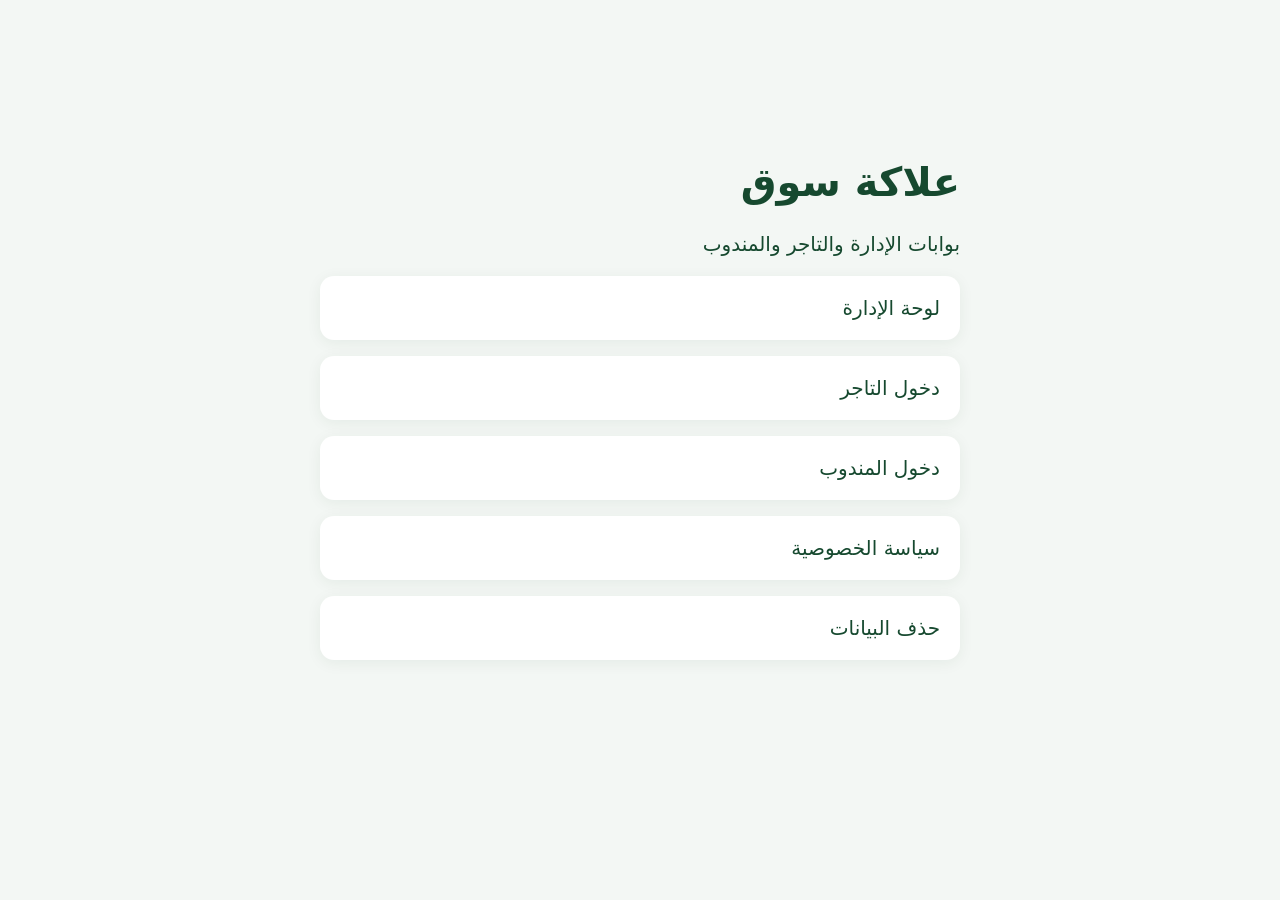
<file: index.html>
<!doctype html>
<html lang="ar" dir="rtl"><head><meta charset="utf-8"><meta name="viewport" content="width=device-width,initial-scale=1"><title>علاكة سوق</title><style>body{font:20px system-ui;background:#f3f7f4;color:#16492f;max-width:640px;margin:12vh auto;padding:24px}a{display:block;padding:20px;margin:16px 0;background:#fff;color:#16492f;border-radius:14px;text-decoration:none;box-shadow:0 3px 15px #153b2010}</style></head><body><h1>علاكة سوق</h1><p>بوابات الإدارة والتاجر والمندوب</p><a href="./admin/">لوحة الإدارة</a><a href="./merchant/">دخول التاجر</a><a href="./courier/">دخول المندوب</a><a href="./privacy/">سياسة الخصوصية</a><a href="./delete-data/">حذف البيانات</a></body></html>
</file>
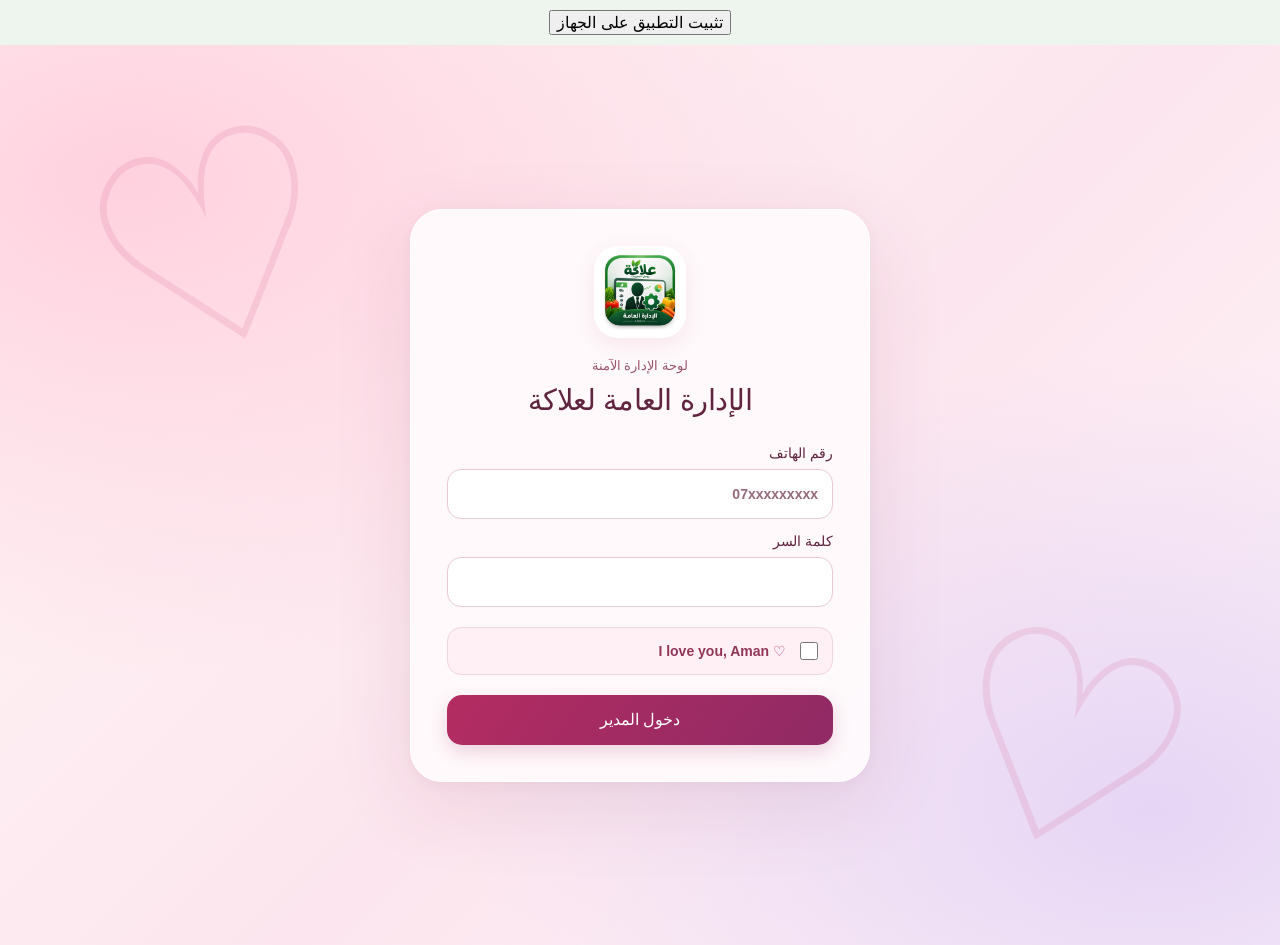
<file: admin/index.html>
<!doctype html>
<html lang="ar" dir="rtl">
  <head>
    <meta charset="UTF-8" />
    <meta name="viewport" content="width=device-width, initial-scale=1.0" />
    <meta name="theme-color" content="#123d2b" />
    <meta name="application-name" content="الإدارة العامة لعلاكة" />
    <meta name="apple-mobile-web-app-title" content="الإدارة العامة لعلاكة" />
    <link rel="manifest" href="./admin.webmanifest" />
    <link rel="icon" type="image/png" sizes="192x192" href="./icons/general-admin-192.png" />
    <link rel="apple-touch-icon" href="./icons/general-admin-192.png" />
    <title>الإدارة العامة لعلاكة</title>
    <script type="module" crossorigin src="./assets/index--pufOqFh.js"></script>
    <link rel="modulepreload" crossorigin href="./assets/delegated-B2cgvJZ4.js">
    <link rel="stylesheet" crossorigin href="./assets/delegated-Dag-2VHQ.css">
    <link rel="stylesheet" crossorigin href="./assets/index-9YGUuusq.css">
  </head>
  <body>
    <div id="root"></div>
  </body>
</html>
</file>
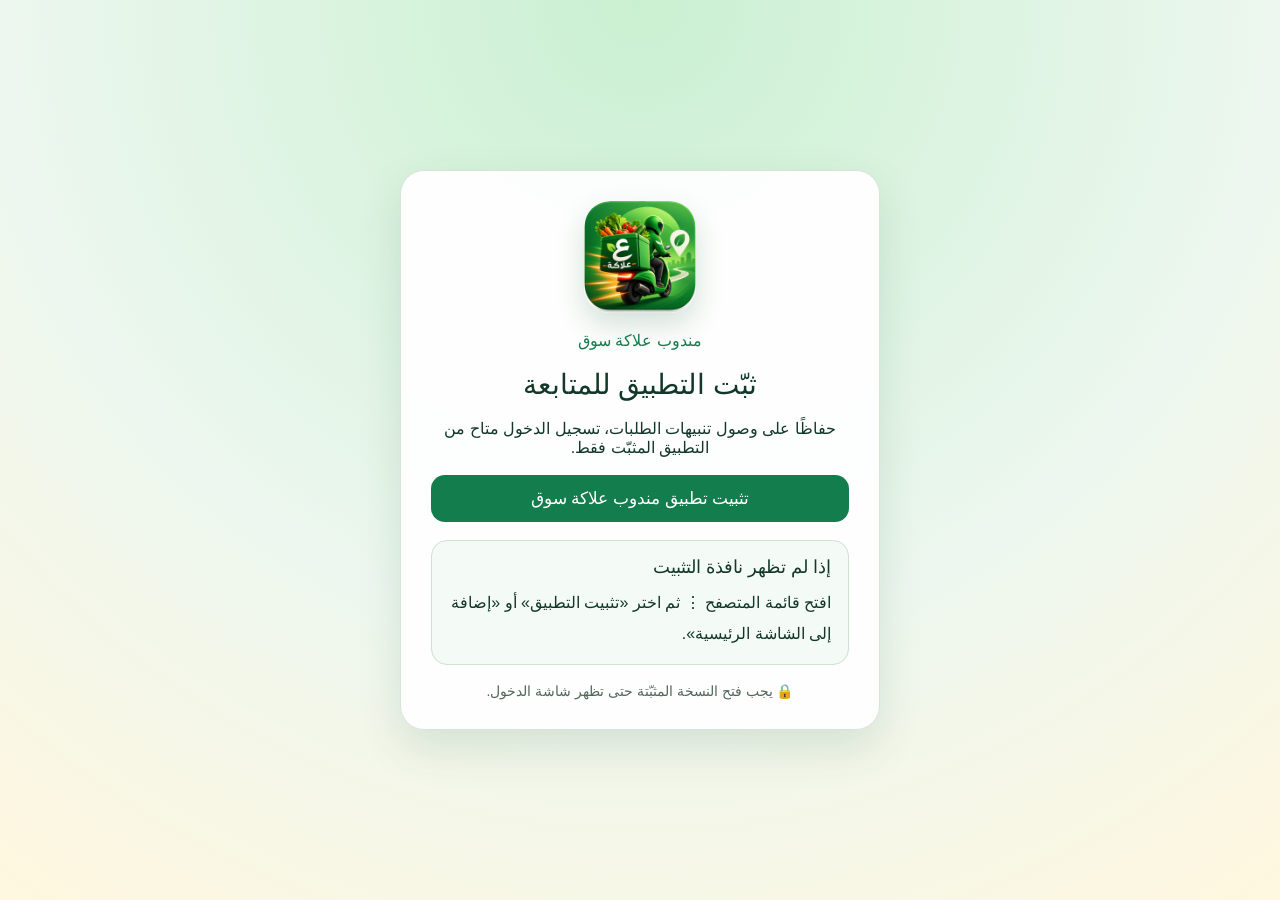
<file: courier/index.html>
<!doctype html>
<html lang="ar" dir="rtl">
  <head>
    <meta charset="UTF-8" />
    <meta name="viewport" content="width=device-width,initial-scale=1.0" />
    <meta name="theme-color" content="#0b5232" />
    <meta name="description" content="تطبيق مندوب علاكة سوق لاستلام طلبات التوصيل" />
    <meta name="application-name" content="مندوب علاكة سوق" />
    <meta name="apple-mobile-web-app-title" content="مندوب علاكة سوق" />
    <link rel="manifest" href="./manifest.webmanifest" />
    <link rel="icon" href="./icons/courier-192.png" />
    <link rel="apple-touch-icon" href="./icons/courier-192.png" />
    <title>مندوب علاكة سوق</title>
    <script type="module" crossorigin src="./assets/index-C7LqTn2t.js"></script>
    <link rel="stylesheet" crossorigin href="./assets/index-0Tpvh5wU.css">
  </head>
  <body>
    <div id="root"></div>
  </body>
</html>
</file>
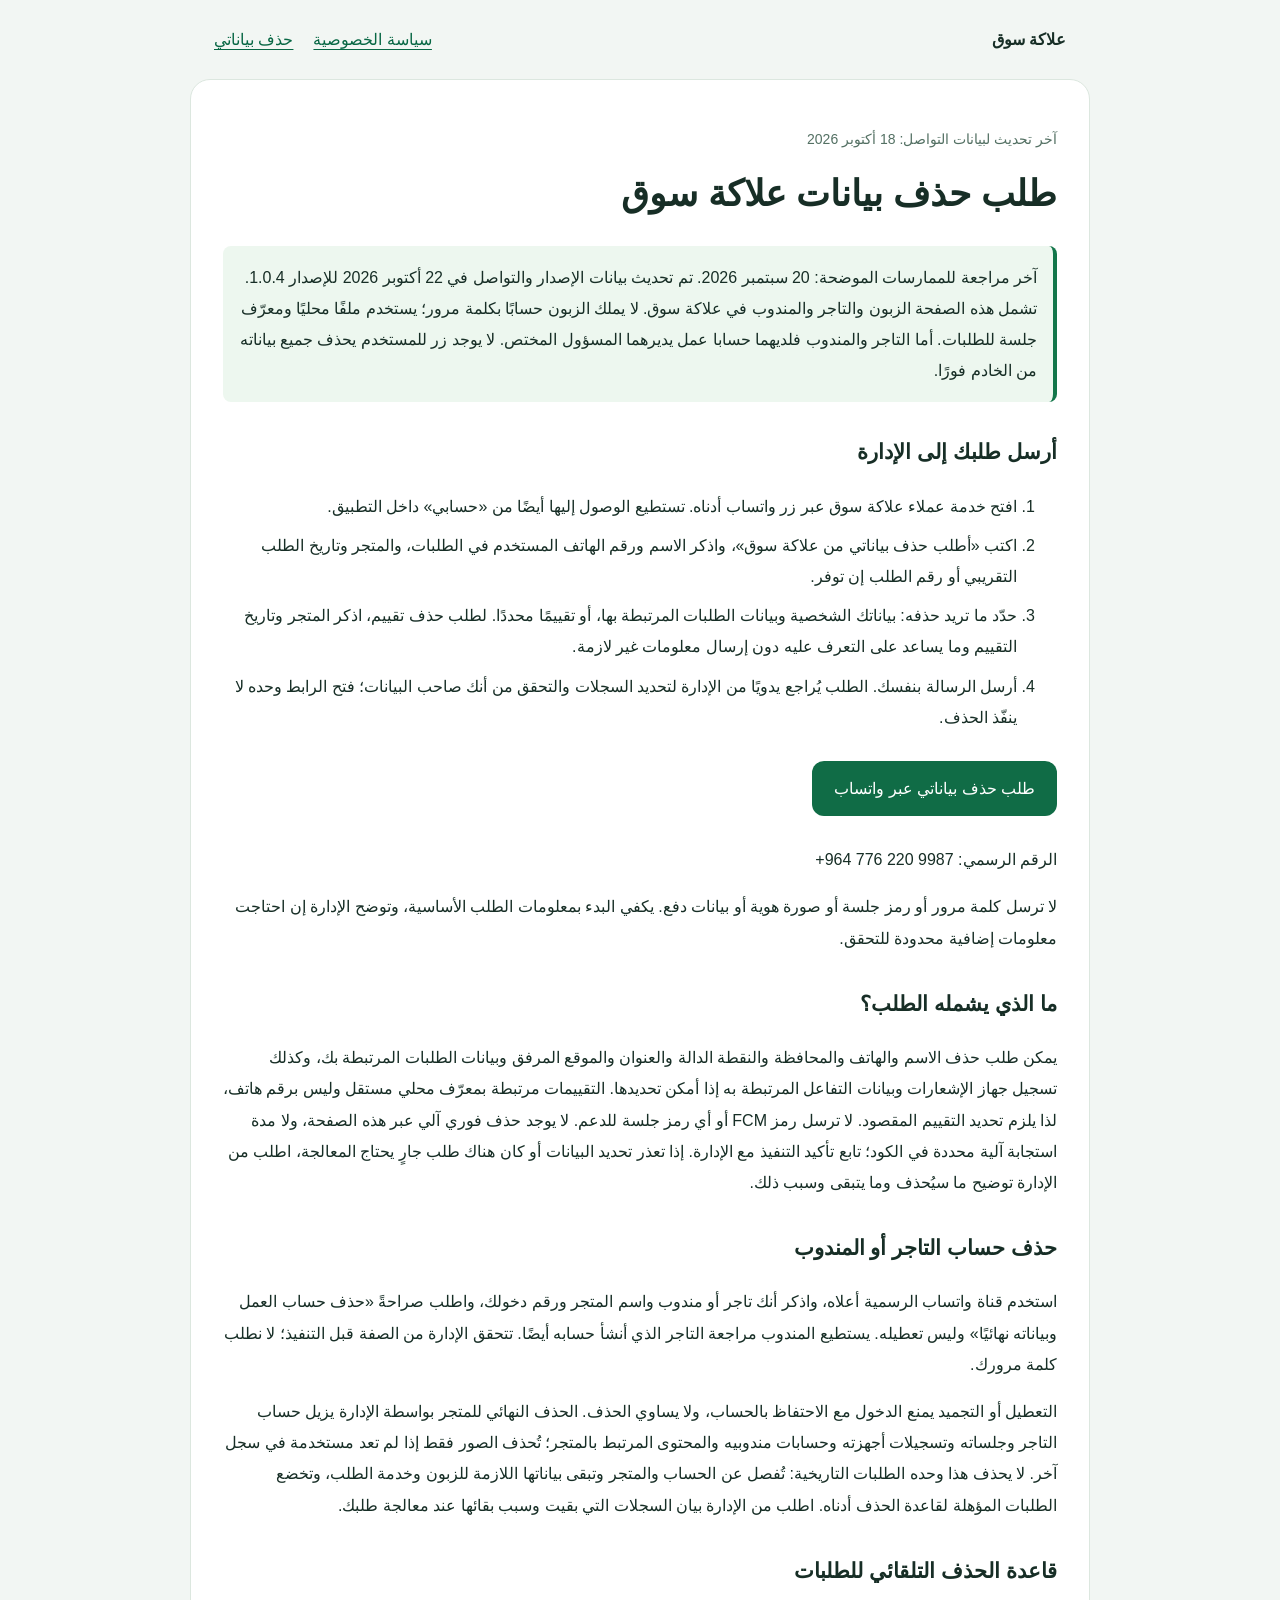
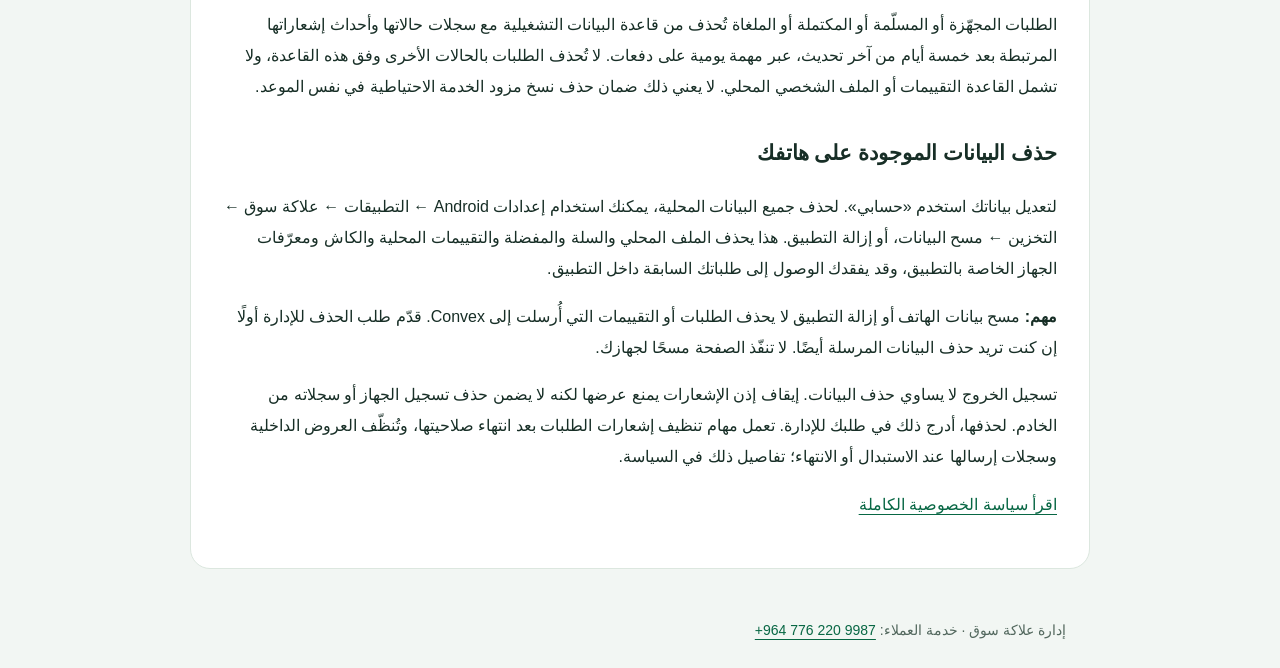
<file: delete-data/index.html>
<!doctype html>
<html lang="ar" dir="rtl"><head><meta charset="utf-8"><meta name="viewport" content="width=device-width,initial-scale=1"><meta name="description" content="طلب حذف بيانات علاكة سوق — معلومات بيانات تطبيق علاكة سوق وطرق التواصل مع الإدارة."><meta name="referrer" content="no-referrer"><title>طلب حذف بيانات علاكة سوق</title><link rel="stylesheet" href="../styles.css"></head><body><header><strong>علاكة سوق</strong><nav aria-label="روابط السياسات"><a href="../privacy/">سياسة الخصوصية</a><a href="../delete-data/">حذف بياناتي</a></nav></header><main><p class="tag">آخر تحديث لبيانات التواصل: 18 أكتوبر 2026</p><h1>طلب حذف بيانات علاكة سوق</h1>
<p class="notice">آخر مراجعة للممارسات الموضحة: 20 سبتمبر 2026. تم تحديث بيانات الإصدار والتواصل في 22 أكتوبر 2026 للإصدار 1.0.4. تشمل هذه الصفحة الزبون والتاجر والمندوب في علاكة سوق. لا يملك الزبون حسابًا بكلمة مرور؛ يستخدم ملفًا محليًا ومعرّف جلسة للطلبات. أما التاجر والمندوب فلديهما حسابا عمل يديرهما المسؤول المختص. لا يوجد زر للمستخدم يحذف جميع بياناته من الخادم فورًا.</p>
<h2>أرسل طلبك إلى الإدارة</h2><ol><li>افتح خدمة عملاء علاكة سوق عبر زر واتساب أدناه. تستطيع الوصول إليها أيضًا من «حسابي» داخل التطبيق.</li><li>اكتب «أطلب حذف بياناتي من علاكة سوق»، واذكر الاسم ورقم الهاتف المستخدم في الطلبات، والمتجر وتاريخ الطلب التقريبي أو رقم الطلب إن توفر.</li><li>حدّد ما تريد حذفه: بياناتك الشخصية وبيانات الطلبات المرتبطة بها، أو تقييمًا محددًا. لطلب حذف تقييم، اذكر المتجر وتاريخ التقييم وما يساعد على التعرف عليه دون إرسال معلومات غير لازمة.</li><li>أرسل الرسالة بنفسك. الطلب يُراجع يدويًا من الإدارة لتحديد السجلات والتحقق من أنك صاحب البيانات؛ فتح الرابط وحده لا ينفّذ الحذف.</li></ol>
<a class="button" href="https://wa.me/9647762209987?text=%D8%A3%D8%B7%D9%84%D8%A8%20%D8%AD%D8%B0%D9%81%20%D8%A8%D9%8A%D8%A7%D9%86%D8%A7%D8%AA%D9%8A%20%D9%85%D9%86%20%D8%B9%D9%84%D8%A7%D9%83%D8%A9%20%D8%B3%D9%88%D9%82.%20%D8%B3%D8%A3%D9%88%D8%B6%D8%AD%20%D8%A8%D9%8A%D8%A7%D9%86%D8%A7%D8%AA%20%D8%A7%D9%84%D8%B7%D9%84%D8%A8%D8%A7%D8%AA%20%D8%A7%D9%84%D9%85%D8%B1%D8%AA%D8%A8%D8%B7%D8%A9%20%D8%A8%D9%8A%20%D9%81%D9%8A%20%D9%87%D8%B0%D9%87%20%D8%A7%D9%84%D9%85%D8%AD%D8%A7%D8%AF%D8%AB%D8%A9." rel="noreferrer">طلب حذف بياناتي عبر واتساب</a><p>الرقم الرسمي: <bdi>+964 776 220 9987</bdi></p>
<p>لا ترسل كلمة مرور أو رمز جلسة أو صورة هوية أو بيانات دفع. يكفي البدء بمعلومات الطلب الأساسية، وتوضح الإدارة إن احتاجت معلومات إضافية محدودة للتحقق.</p>
<h2>ما الذي يشمله الطلب؟</h2><p>يمكن طلب حذف الاسم والهاتف والمحافظة والنقطة الدالة والعنوان والموقع المرفق وبيانات الطلبات المرتبطة بك، وكذلك تسجيل جهاز الإشعارات وبيانات التفاعل المرتبطة به إذا أمكن تحديدها. التقييمات مرتبطة بمعرّف محلي مستقل وليس برقم هاتف، لذا يلزم تحديد التقييم المقصود. لا ترسل رمز FCM أو أي رمز جلسة للدعم. لا يوجد حذف فوري آلي عبر هذه الصفحة، ولا مدة استجابة آلية محددة في الكود؛ تابع تأكيد التنفيذ مع الإدارة. إذا تعذر تحديد البيانات أو كان هناك طلب جارٍ يحتاج المعالجة، اطلب من الإدارة توضيح ما سيُحذف وما يتبقى وسبب ذلك.</p>
<h2>حذف حساب التاجر أو المندوب</h2><p>استخدم قناة واتساب الرسمية أعلاه، واذكر أنك تاجر أو مندوب واسم المتجر ورقم دخولك، واطلب صراحةً «حذف حساب العمل وبياناته نهائيًا» وليس تعطيله. يستطيع المندوب مراجعة التاجر الذي أنشأ حسابه أيضًا. تتحقق الإدارة من الصفة قبل التنفيذ؛ لا نطلب كلمة مرورك.</p><p>التعطيل أو التجميد يمنع الدخول مع الاحتفاظ بالحساب، ولا يساوي الحذف. الحذف النهائي للمتجر بواسطة الإدارة يزيل حساب التاجر وجلساته وتسجيلات أجهزته وحسابات مندوبيه والمحتوى المرتبط بالمتجر؛ تُحذف الصور فقط إذا لم تعد مستخدمة في سجل آخر. لا يحذف هذا وحده الطلبات التاريخية: تُفصل عن الحساب والمتجر وتبقى بياناتها اللازمة للزبون وخدمة الطلب، وتخضع الطلبات المؤهلة لقاعدة الحذف أدناه. اطلب من الإدارة بيان السجلات التي بقيت وسبب بقائها عند معالجة طلبك.</p>
<h2>قاعدة الحذف التلقائي للطلبات</h2><p>الطلبات المجهّزة أو المسلّمة أو المكتملة أو الملغاة تُحذف من قاعدة البيانات التشغيلية مع سجلات حالاتها وأحداث إشعاراتها المرتبطة بعد خمسة أيام من آخر تحديث، عبر مهمة يومية على دفعات. لا تُحذف الطلبات بالحالات الأخرى وفق هذه القاعدة، ولا تشمل القاعدة التقييمات أو الملف الشخصي المحلي. لا يعني ذلك ضمان حذف نسخ مزود الخدمة الاحتياطية في نفس الموعد.</p>
<h2>حذف البيانات الموجودة على هاتفك</h2><p>لتعديل بياناتك استخدم «حسابي». لحذف جميع البيانات المحلية، يمكنك استخدام إعدادات Android ← التطبيقات ← علاكة سوق ← التخزين ← مسح البيانات، أو إزالة التطبيق. هذا يحذف الملف المحلي والسلة والمفضلة والتقييمات المحلية والكاش ومعرّفات الجهاز الخاصة بالتطبيق، وقد يفقدك الوصول إلى طلباتك السابقة داخل التطبيق.</p><p><strong>مهم:</strong> مسح بيانات الهاتف أو إزالة التطبيق لا يحذف الطلبات أو التقييمات التي أُرسلت إلى Convex. قدّم طلب الحذف للإدارة أولًا إن كنت تريد حذف البيانات المرسلة أيضًا. لا تنفّذ الصفحة مسحًا لجهازك.</p>
<p>تسجيل الخروج لا يساوي حذف البيانات. إيقاف إذن الإشعارات يمنع عرضها لكنه لا يضمن حذف تسجيل الجهاز أو سجلاته من الخادم. لحذفها، أدرج ذلك في طلبك للإدارة. تعمل مهام تنظيف إشعارات الطلبات بعد انتهاء صلاحيتها، وتُنظّف العروض الداخلية وسجلات إرسالها عند الاستبدال أو الانتهاء؛ تفاصيل ذلك في السياسة.</p>
<p><a href="../privacy/">اقرأ سياسة الخصوصية الكاملة</a></p></main><footer>إدارة علاكة سوق · خدمة العملاء: <a href="https://wa.me/9647762209987" rel="noreferrer"><bdi>+964 776 220 9987</bdi></a></footer></body></html>
</file>
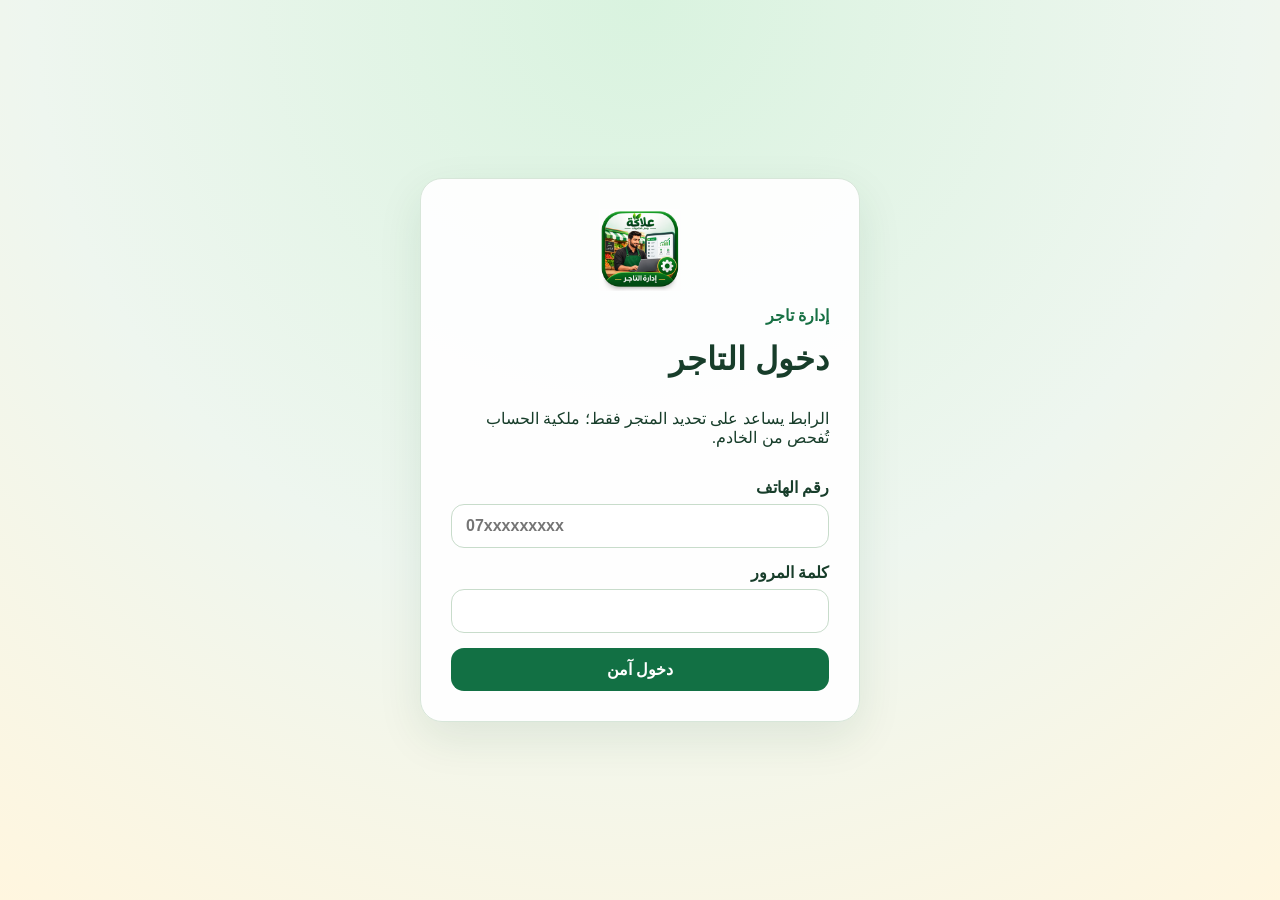
<file: merchant/index.html>
<!doctype html><html lang="ar" dir="rtl"><head><meta charset="UTF-8"/><meta name="viewport" content="width=device-width,initial-scale=1.0"/><meta name="theme-color" content="#0b5232"/><meta name="description" content="تطبيق إدارة تاجر علاكة"/><meta name="application-name" content="إدارة تاجر"/><meta name="apple-mobile-web-app-title" content="إدارة تاجر"/><link rel="manifest" href="./manifest.webmanifest"/><link rel="icon" href="./icons/merchant-192.png"/><link rel="apple-touch-icon" href="./icons/merchant-192.png"/><title>إدارة تاجر</title>  <script type="module" crossorigin src="./assets/index-Do_35q9M.js"></script>
  <link rel="stylesheet" crossorigin href="./assets/index-CL1FqT22.css">
</head><body><div id="root"></div></body></html>
</file>
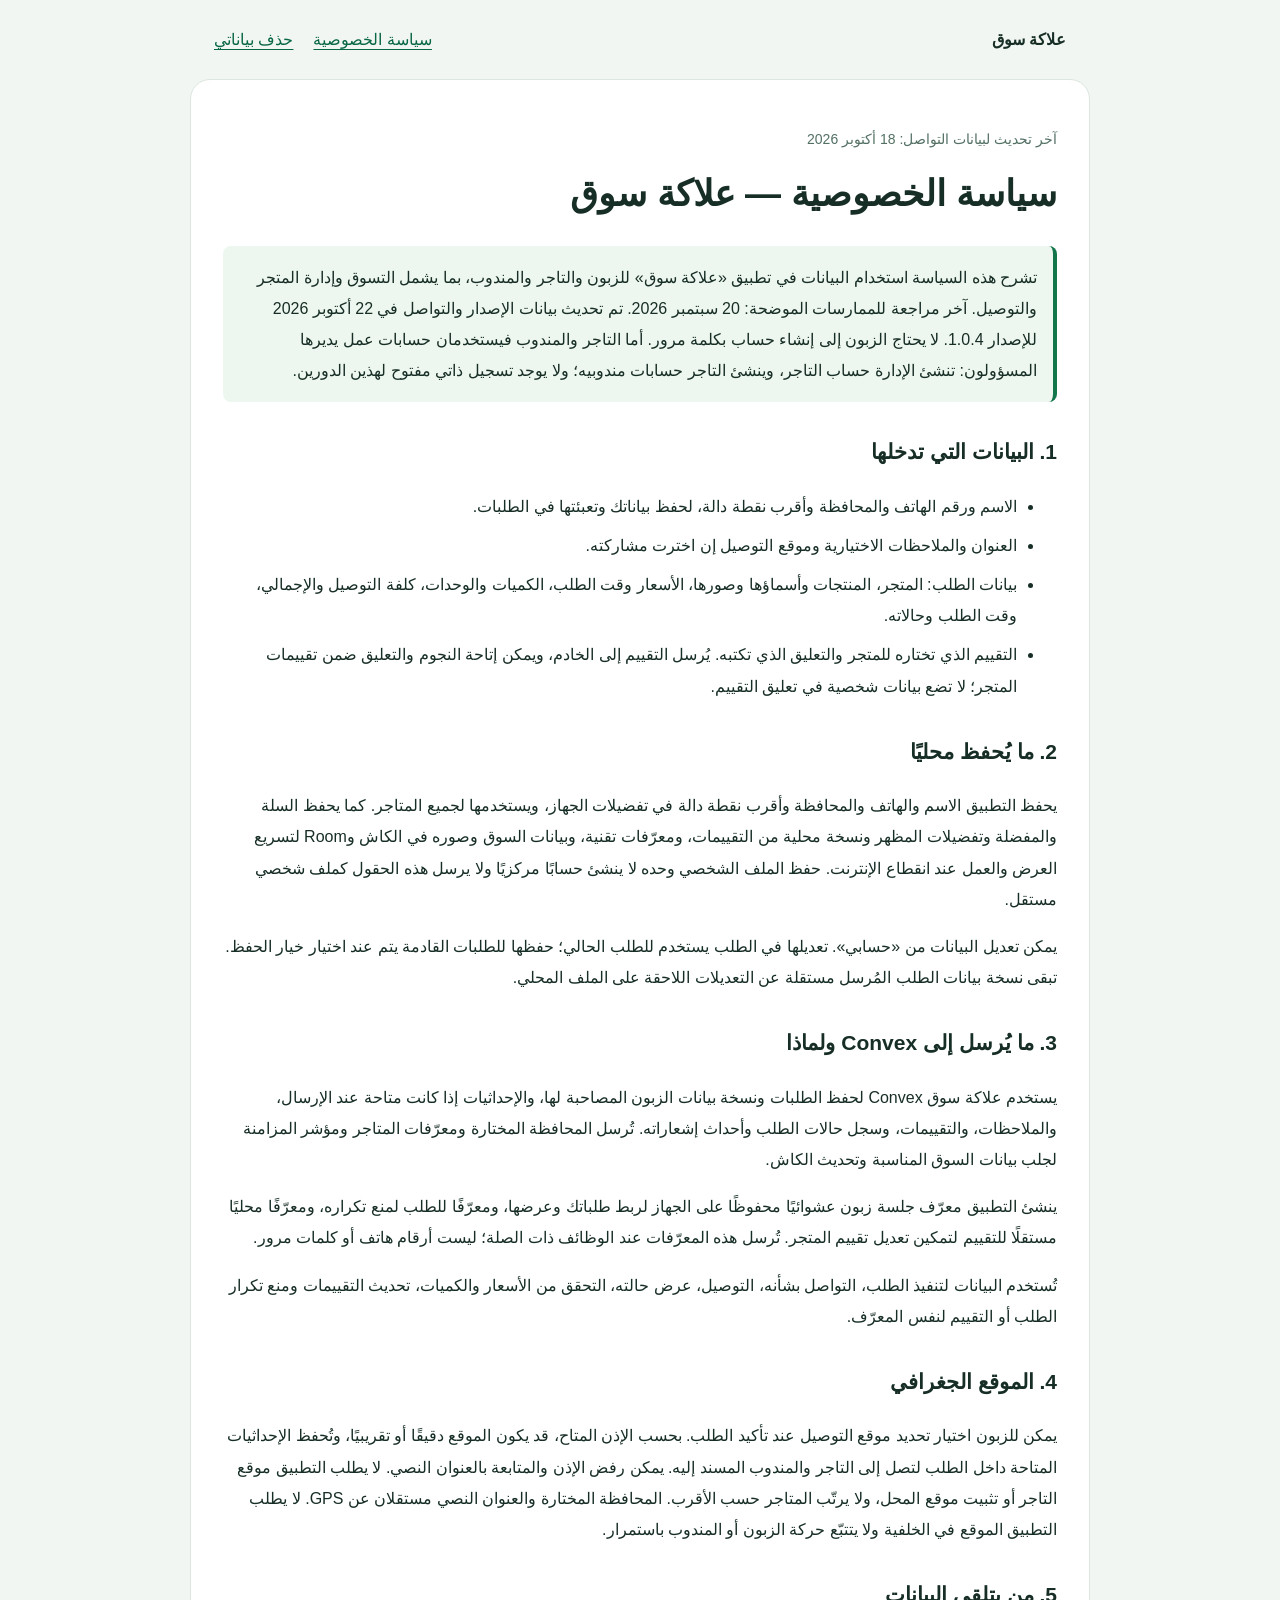
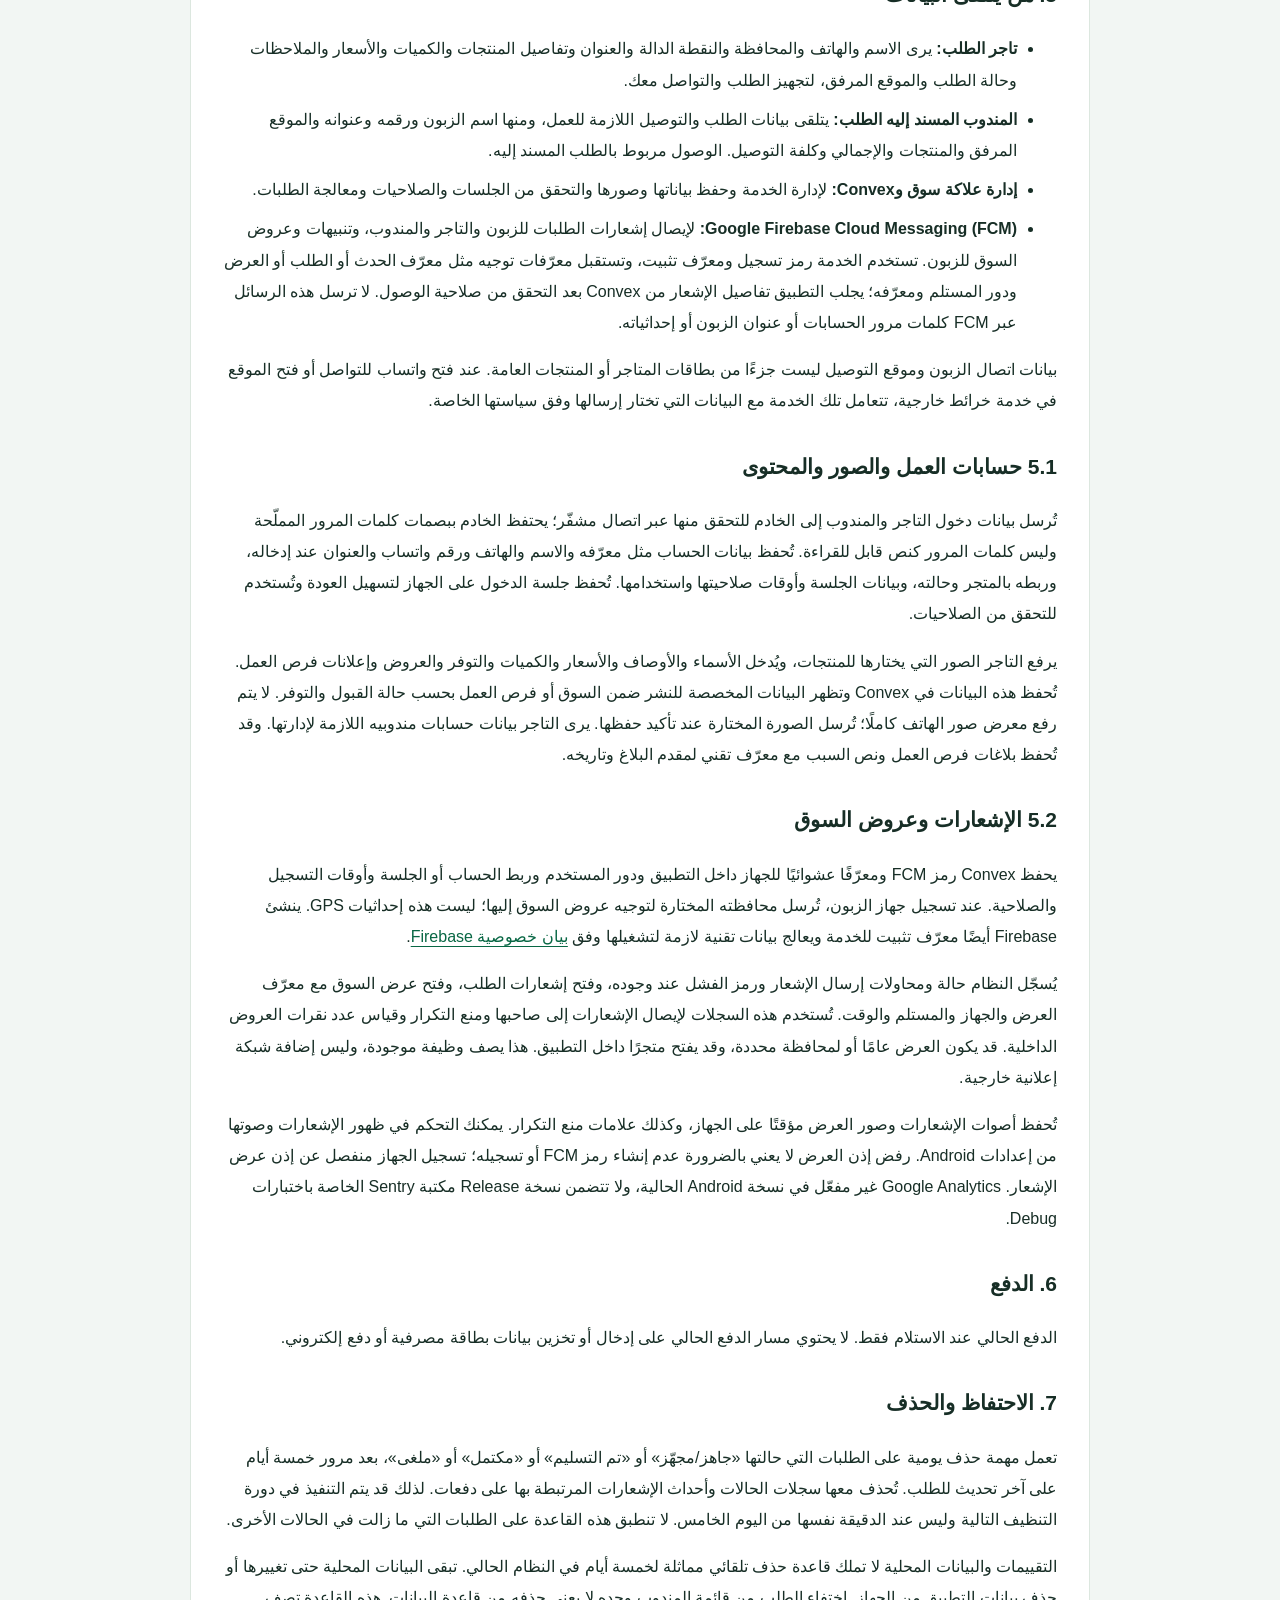
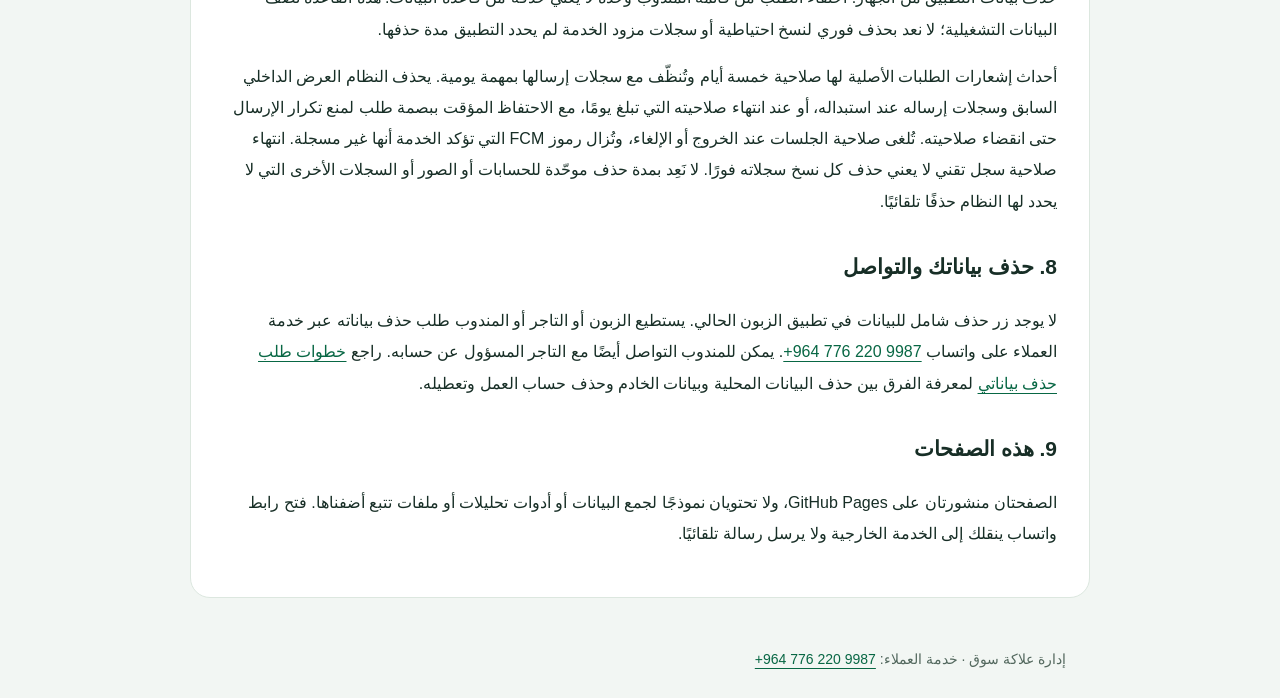
<file: privacy/index.html>
<!doctype html>
<html lang="ar" dir="rtl"><head><meta charset="utf-8"><meta name="viewport" content="width=device-width,initial-scale=1"><meta name="description" content="سياسة الخصوصية — علاكة سوق — معلومات بيانات تطبيق علاكة سوق وطرق التواصل مع الإدارة."><meta name="referrer" content="no-referrer"><title>سياسة الخصوصية — علاكة سوق</title><link rel="stylesheet" href="../styles.css"></head><body><header><strong>علاكة سوق</strong><nav aria-label="روابط السياسات"><a href="../privacy/">سياسة الخصوصية</a><a href="../delete-data/">حذف بياناتي</a></nav></header><main><p class="tag">آخر تحديث لبيانات التواصل: 18 أكتوبر 2026</p><h1>سياسة الخصوصية — علاكة سوق</h1>
<p class="notice">تشرح هذه السياسة استخدام البيانات في تطبيق «علاكة سوق» للزبون والتاجر والمندوب، بما يشمل التسوق وإدارة المتجر والتوصيل. آخر مراجعة للممارسات الموضحة: 20 سبتمبر 2026. تم تحديث بيانات الإصدار والتواصل في 22 أكتوبر 2026 للإصدار 1.0.4. لا يحتاج الزبون إلى إنشاء حساب بكلمة مرور. أما التاجر والمندوب فيستخدمان حسابات عمل يديرها المسؤولون: تنشئ الإدارة حساب التاجر، وينشئ التاجر حسابات مندوبيه؛ ولا يوجد تسجيل ذاتي مفتوح لهذين الدورين.</p>
<h2>1. البيانات التي تدخلها</h2><ul><li>الاسم ورقم الهاتف والمحافظة وأقرب نقطة دالة، لحفظ بياناتك وتعبئتها في الطلبات.</li><li>العنوان والملاحظات الاختيارية وموقع التوصيل إن اخترت مشاركته.</li><li>بيانات الطلب: المتجر، المنتجات وأسماؤها وصورها، الأسعار وقت الطلب، الكميات والوحدات، كلفة التوصيل والإجمالي، وقت الطلب وحالاته.</li><li>التقييم الذي تختاره للمتجر والتعليق الذي تكتبه. يُرسل التقييم إلى الخادم، ويمكن إتاحة النجوم والتعليق ضمن تقييمات المتجر؛ لا تضع بيانات شخصية في تعليق التقييم.</li></ul>
<h2>2. ما يُحفظ محليًا</h2><p>يحفظ التطبيق الاسم والهاتف والمحافظة وأقرب نقطة دالة في تفضيلات الجهاز، ويستخدمها لجميع المتاجر. كما يحفظ السلة والمفضلة وتفضيلات المظهر ونسخة محلية من التقييمات، ومعرّفات تقنية، وبيانات السوق وصوره في الكاش وRoom لتسريع العرض والعمل عند انقطاع الإنترنت. حفظ الملف الشخصي وحده لا ينشئ حسابًا مركزيًا ولا يرسل هذه الحقول كملف شخصي مستقل.</p><p>يمكن تعديل البيانات من «حسابي». تعديلها في الطلب يستخدم للطلب الحالي؛ حفظها للطلبات القادمة يتم عند اختيار خيار الحفظ. تبقى نسخة بيانات الطلب المُرسل مستقلة عن التعديلات اللاحقة على الملف المحلي.</p>
<h2>3. ما يُرسل إلى Convex ولماذا</h2><p>يستخدم علاكة سوق Convex لحفظ الطلبات ونسخة بيانات الزبون المصاحبة لها، والإحداثيات إذا كانت متاحة عند الإرسال، والملاحظات، والتقييمات، وسجل حالات الطلب وأحداث إشعاراته. تُرسل المحافظة المختارة ومعرّفات المتاجر ومؤشر المزامنة لجلب بيانات السوق المناسبة وتحديث الكاش.</p><p>ينشئ التطبيق معرّف جلسة زبون عشوائيًا محفوظًا على الجهاز لربط طلباتك وعرضها، ومعرّفًا للطلب لمنع تكراره، ومعرّفًا محليًا مستقلًا للتقييم لتمكين تعديل تقييم المتجر. تُرسل هذه المعرّفات عند الوظائف ذات الصلة؛ ليست أرقام هاتف أو كلمات مرور.</p><p>تُستخدم البيانات لتنفيذ الطلب، التواصل بشأنه، التوصيل، عرض حالته، التحقق من الأسعار والكميات، تحديث التقييمات ومنع تكرار الطلب أو التقييم لنفس المعرّف.</p>
<h2>4. الموقع الجغرافي</h2><p>يمكن للزبون اختيار تحديد موقع التوصيل عند تأكيد الطلب. بحسب الإذن المتاح، قد يكون الموقع دقيقًا أو تقريبيًا، وتُحفظ الإحداثيات المتاحة داخل الطلب لتصل إلى التاجر والمندوب المسند إليه. يمكن رفض الإذن والمتابعة بالعنوان النصي. لا يطلب التطبيق موقع التاجر أو تثبيت موقع المحل، ولا يرتّب المتاجر حسب الأقرب. المحافظة المختارة والعنوان النصي مستقلان عن GPS. لا يطلب التطبيق الموقع في الخلفية ولا يتتبّع حركة الزبون أو المندوب باستمرار.</p>
<h2>5. من يتلقى البيانات</h2><ul><li><strong>تاجر الطلب:</strong> يرى الاسم والهاتف والمحافظة والنقطة الدالة والعنوان وتفاصيل المنتجات والكميات والأسعار والملاحظات وحالة الطلب والموقع المرفق، لتجهيز الطلب والتواصل معك.</li><li><strong>المندوب المسند إليه الطلب:</strong> يتلقى بيانات الطلب والتوصيل اللازمة للعمل، ومنها اسم الزبون ورقمه وعنوانه والموقع المرفق والمنتجات والإجمالي وكلفة التوصيل. الوصول مربوط بالطلب المسند إليه.</li><li><strong>إدارة علاكة سوق وConvex:</strong> لإدارة الخدمة وحفظ بياناتها وصورها والتحقق من الجلسات والصلاحيات ومعالجة الطلبات.</li><li><strong>Google Firebase Cloud Messaging (FCM):</strong> لإيصال إشعارات الطلبات للزبون والتاجر والمندوب، وتنبيهات وعروض السوق للزبون. تستخدم الخدمة رمز تسجيل ومعرّف تثبيت، وتستقبل معرّفات توجيه مثل معرّف الحدث أو الطلب أو العرض ودور المستلم ومعرّفه؛ يجلب التطبيق تفاصيل الإشعار من Convex بعد التحقق من صلاحية الوصول. لا ترسل هذه الرسائل عبر FCM كلمات مرور الحسابات أو عنوان الزبون أو إحداثياته.</li></ul><p>بيانات اتصال الزبون وموقع التوصيل ليست جزءًا من بطاقات المتاجر أو المنتجات العامة. عند فتح واتساب للتواصل أو فتح الموقع في خدمة خرائط خارجية، تتعامل تلك الخدمة مع البيانات التي تختار إرسالها وفق سياستها الخاصة.</p>
<h2>5.1 حسابات العمل والصور والمحتوى</h2><p>تُرسل بيانات دخول التاجر والمندوب إلى الخادم للتحقق منها عبر اتصال مشفّر؛ يحتفظ الخادم ببصمات كلمات المرور المملّحة وليس كلمات المرور كنص قابل للقراءة. تُحفظ بيانات الحساب مثل معرّفه والاسم والهاتف ورقم واتساب والعنوان عند إدخاله، وربطه بالمتجر وحالته، وبيانات الجلسة وأوقات صلاحيتها واستخدامها. تُحفظ جلسة الدخول على الجهاز لتسهيل العودة وتُستخدم للتحقق من الصلاحيات.</p><p>يرفع التاجر الصور التي يختارها للمنتجات، ويُدخل الأسماء والأوصاف والأسعار والكميات والتوفر والعروض وإعلانات فرص العمل. تُحفظ هذه البيانات في Convex وتظهر البيانات المخصصة للنشر ضمن السوق أو فرص العمل بحسب حالة القبول والتوفر. لا يتم رفع معرض صور الهاتف كاملًا؛ تُرسل الصورة المختارة عند تأكيد حفظها. يرى التاجر بيانات حسابات مندوبيه اللازمة لإدارتها. وقد تُحفظ بلاغات فرص العمل ونص السبب مع معرّف تقني لمقدم البلاغ وتاريخه.</p>
<h2>5.2 الإشعارات وعروض السوق</h2><p>يحفظ Convex رمز FCM ومعرّفًا عشوائيًا للجهاز داخل التطبيق ودور المستخدم وربط الحساب أو الجلسة وأوقات التسجيل والصلاحية. عند تسجيل جهاز الزبون، تُرسل محافظته المختارة لتوجيه عروض السوق إليها؛ ليست هذه إحداثيات GPS. ينشئ Firebase أيضًا معرّف تثبيت للخدمة ويعالج بيانات تقنية لازمة لتشغيلها وفق <a href="https://firebase.google.com/support/privacy" rel="noreferrer">بيان خصوصية Firebase</a>.</p><p>يُسجّل النظام حالة ومحاولات إرسال الإشعار ورمز الفشل عند وجوده، وفتح إشعارات الطلب، وفتح عرض السوق مع معرّف العرض والجهاز والمستلم والوقت. تُستخدم هذه السجلات لإيصال الإشعارات إلى صاحبها ومنع التكرار وقياس عدد نقرات العروض الداخلية. قد يكون العرض عامًا أو لمحافظة محددة، وقد يفتح متجرًا داخل التطبيق. هذا يصف وظيفة موجودة، وليس إضافة شبكة إعلانية خارجية.</p><p>تُحفظ أصوات الإشعارات وصور العرض مؤقتًا على الجهاز، وكذلك علامات منع التكرار. يمكنك التحكم في ظهور الإشعارات وصوتها من إعدادات Android. رفض إذن العرض لا يعني بالضرورة عدم إنشاء رمز FCM أو تسجيله؛ تسجيل الجهاز منفصل عن إذن عرض الإشعار. Google Analytics غير مفعّل في نسخة Android الحالية، ولا تتضمن نسخة Release مكتبة Sentry الخاصة باختبارات Debug.</p>
<h2>6. الدفع</h2><p>الدفع الحالي عند الاستلام فقط. لا يحتوي مسار الدفع الحالي على إدخال أو تخزين بيانات بطاقة مصرفية أو دفع إلكتروني.</p>
<h2>7. الاحتفاظ والحذف</h2><p>تعمل مهمة حذف يومية على الطلبات التي حالتها «جاهز/مجهّز» أو «تم التسليم» أو «مكتمل» أو «ملغى»، بعد مرور خمسة أيام على آخر تحديث للطلب. تُحذف معها سجلات الحالات وأحداث الإشعارات المرتبطة بها على دفعات. لذلك قد يتم التنفيذ في دورة التنظيف التالية وليس عند الدقيقة نفسها من اليوم الخامس. لا تنطبق هذه القاعدة على الطلبات التي ما زالت في الحالات الأخرى.</p><p>التقييمات والبيانات المحلية لا تملك قاعدة حذف تلقائي مماثلة لخمسة أيام في النظام الحالي. تبقى البيانات المحلية حتى تغييرها أو حذف بيانات التطبيق من الجهاز. اختفاء الطلب من قائمة المندوب وحده لا يعني حذفه من قاعدة البيانات. هذه القاعدة تصف البيانات التشغيلية؛ لا نعد بحذف فوري لنسخ احتياطية أو سجلات مزود الخدمة لم يحدد التطبيق مدة حذفها.</p>
<p>أحداث إشعارات الطلبات الأصلية لها صلاحية خمسة أيام وتُنظّف مع سجلات إرسالها بمهمة يومية. يحذف النظام العرض الداخلي السابق وسجلات إرساله عند استبداله، أو عند انتهاء صلاحيته التي تبلغ يومًا، مع الاحتفاظ المؤقت ببصمة طلب لمنع تكرار الإرسال حتى انقضاء صلاحيته. تُلغى صلاحية الجلسات عند الخروج أو الإلغاء، وتُزال رموز FCM التي تؤكد الخدمة أنها غير مسجلة. انتهاء صلاحية سجل تقني لا يعني حذف كل نسخ سجلاته فورًا. لا نَعِد بمدة حذف موحّدة للحسابات أو الصور أو السجلات الأخرى التي لا يحدد لها النظام حذفًا تلقائيًا.</p>
<h2>8. حذف بياناتك والتواصل</h2><p>لا يوجد زر حذف شامل للبيانات في تطبيق الزبون الحالي. يستطيع الزبون أو التاجر أو المندوب طلب حذف بياناته عبر خدمة العملاء على واتساب <a href="https://wa.me/9647762209987" rel="noreferrer"><bdi>+964 776 220 9987</bdi></a>. يمكن للمندوب التواصل أيضًا مع التاجر المسؤول عن حسابه. راجع <a href="../delete-data/">خطوات طلب حذف بياناتي</a> لمعرفة الفرق بين حذف البيانات المحلية وبيانات الخادم وحذف حساب العمل وتعطيله.</p>
<h2>9. هذه الصفحات</h2><p>الصفحتان منشورتان على GitHub Pages، ولا تحتويان نموذجًا لجمع البيانات أو أدوات تحليلات أو ملفات تتبع أضفناها. فتح رابط واتساب ينقلك إلى الخدمة الخارجية ولا يرسل رسالة تلقائيًا.</p></main><footer>إدارة علاكة سوق · خدمة العملاء: <a href="https://wa.me/9647762209987" rel="noreferrer"><bdi>+964 776 220 9987</bdi></a></footer></body></html>
</file>
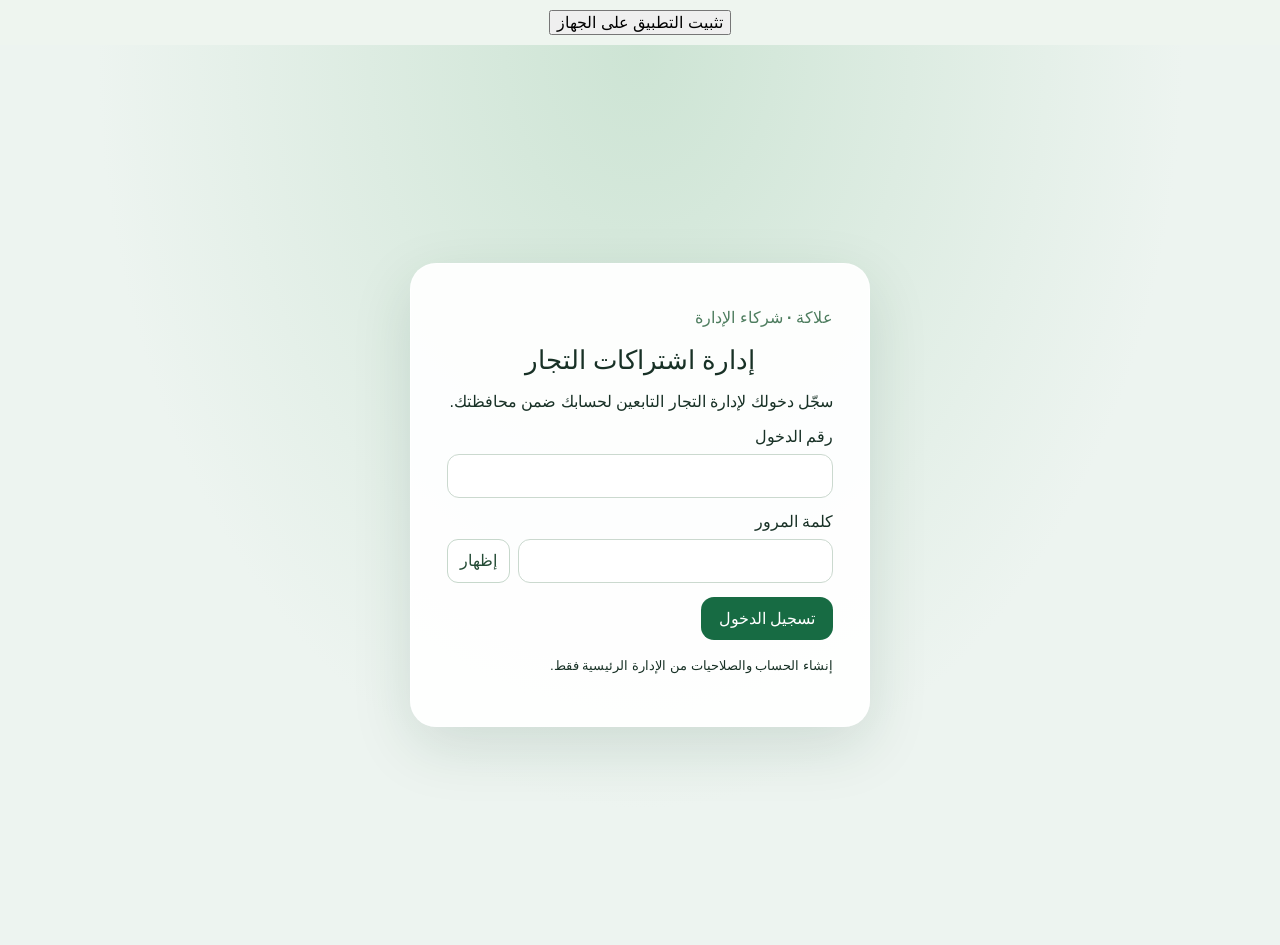
<file: admin/delegated/index.html>
<!doctype html>
<html lang="ar" dir="rtl"><head><meta charset="UTF-8"/><meta name="viewport" content="width=device-width, initial-scale=1.0"/><meta name="theme-color" content="#103d32"/><meta name="robots" content="noindex,nofollow"/><link rel="manifest" href="./delegated.webmanifest"/><link rel="icon" href="../icons/general-admin-192.png"/><link rel="apple-touch-icon" href="../icons/general-admin-192.png"/><meta name="apple-mobile-web-app-capable" content="yes"/><title>إدارة اشتراكات التجار — علاكة</title>  <script type="module" crossorigin src="../assets/delegated-CFQVvwY-.js"></script>
  <link rel="modulepreload" crossorigin href="../assets/delegated-B2cgvJZ4.js">
  <link rel="stylesheet" crossorigin href="../assets/delegated-Dag-2VHQ.css">
</head><body><div id="root"></div></body></html>
</file>
<file: admin/assets/delegated-Dag-2VHQ.css>
:root{color:#183126;font-synthesis:none;background:#f2f6f2;font-family:Segoe UI,Tahoma,Arial,sans-serif}*{box-sizing:border-box}body{direction:rtl;min-width:320px;min-height:100vh;margin:0}button,input,select{font:inherit}button{cursor:pointer}.login{background:radial-gradient(circle at 15% 15%,#4fa96f55,#0000 35rem),linear-gradient(145deg,#071d15,#123d2b);place-items:center;min-height:100vh;padding:24px;display:grid}.panel{background:#fffe;border:1px solid #fffa;border-radius:26px;box-shadow:0 22px 70px #00170d30}.login-card{width:min(460px,100%);padding:36px}.logo{object-fit:contain;width:86px;height:86px}.login-card .logo{margin:auto;display:block}.eyebrow{color:#4e7d5f;margin:8px 0;font-weight:800}.login-card h1{text-align:center}.login-card label{gap:8px;margin:14px 0;display:grid}input,select{color:#183126;background:#fff;border:1px solid #cbd9cf;border-radius:12px;width:100%;padding:12px 14px}.primary{color:#fff;background:#176b43;border:0;border-radius:13px;padding:12px 18px;font-weight:800}.ghost,.actions button{color:#234b35;background:#fff;border:1px solid #c7d8cc;border-radius:11px;padding:9px 12px}.error{color:#a72f2f;background:#ffeaea;border-radius:10px;padding:10px}.app{grid-template-columns:250px 1fr;min-height:100vh;display:grid}.app aside{color:#fff;background:linear-gradient(160deg,#0b2c1f,#145238);height:100vh;padding:26px 18px;position:sticky;top:0}.app aside .logo{margin:auto;display:block}.app aside h1{text-align:center;font-size:1.35rem}.app aside p{text-align:center;color:#bfe0ca}.app nav{gap:8px;margin-top:35px;display:grid}.app nav button,.logout{text-align:right;color:#e9fff0;background:0 0;border:0;border-radius:12px;padding:13px}.app nav button.active{background:#ffffff20;font-weight:800}.logout{background:#ffffff12;position:absolute;bottom:24px;left:18px;right:18px}.app>main{min-width:0;padding:30px}.page-head,.toolbar,.item,.form-grid header,.form-grid footer{justify-content:space-between;align-items:center;gap:14px;display:flex}.page-head h2{margin:2px 0 20px;font-size:2rem}.connected{color:#176b43;background:#daf4e2;border-radius:99px;padding:8px 12px;font-weight:700}.toolbar{flex-wrap:wrap;margin-bottom:18px}.toolbar input{max-width:280px}.toolbar select{max-width:190px}.cards{gap:12px;display:grid}.item{background:#fff;border:1px solid #dce6df;border-radius:18px;padding:14px;box-shadow:0 8px 28px #2647330b}.item img,.placeholder{object-fit:cover;border-radius:15px;flex:none;width:76px;height:76px}.placeholder{color:#47715a;background:#e4eee7;place-items:center;font-weight:800;display:grid}.grow{flex:1}.item h3{margin:0 0 6px}.item p{color:#64756a;margin:5px 0}.actions{flex-wrap:wrap;gap:7px;display:flex}.pill{background:#e5ede8;border-radius:99px;margin-inline-start:6px;padding:3px 8px;display:inline-flex}.pill.active{color:#176b43;background:#d9f2e2}.pill.suspended{color:#9a5c00;background:#fff0ca}.pill.expired{color:#922;background:#ffe0e0}.pill.featured{color:#765100;background:#fff1b8}.state{color:#607267;place-items:center;min-height:200px;padding:25px;display:grid}.modal{z-index:20;background:#071d1599;place-items:center;padding:20px;display:grid;position:fixed;inset:0;overflow:auto}.form-grid{grid-template-columns:1fr 1fr;gap:14px;width:min(850px,100%);max-height:94vh;padding:24px;display:grid;overflow:auto}.form-grid header,.form-grid footer,.wide{grid-column:1/-1}.form-grid label{gap:7px;font-weight:700;display:grid}.check{align-items:center;display:flex!important}.check input{width:auto}.form-grid header h2{margin:0}.close{font-size:1.5rem}.form-grid footer{justify-content:flex-end}.form-grid footer button{min-width:120px}@media (width<=800px){.app{grid-template-columns:1fr}.app aside{height:auto;position:static}.app nav{grid-template-columns:repeat(3,1fr);margin-top:15px}.logout{width:100%;margin-top:12px;position:static}.app>main{padding:18px}.form-grid{grid-template-columns:1fr}.form-grid header,.form-grid footer,.wide{grid-column:1}.item{flex-wrap:wrap;align-items:flex-start}.actions{width:100%}}@media (width<=520px){.app nav button{text-align:center;padding:10px 4px}.page-head{align-items:flex-start}.connected{font-size:.78rem}.toolbar>*{width:100%;max-width:none!important}.form-grid{padding:18px}}.banner-card>img,.banner-card>.placeholder{aspect-ratio:2.35;border-radius:14px;width:min(352px,38vw);height:auto}.banner-form small{color:#64756a;font-weight:500;line-height:1.6}.danger{color:#a72f2f!important;background:#fff7f7!important;border-color:#efb6b6!important}@media (width<=800px){.banner-card>img,.banner-card>.placeholder{width:100%;max-width:none}}.app-update{z-index:5000;color:#fff;background:#083b27;border-radius:18px;justify-content:space-between;align-items:center;gap:1rem;max-width:620px;margin:auto;padding:1rem;display:flex;position:fixed;inset:auto 1rem 1rem;box-shadow:0 12px 35px #001d1240}.app-update div{gap:.2rem;display:grid}.app-update span{color:#d6eee2;font-size:.86rem}.app-update button{color:#173a29;white-space:nowrap;background:#f5c94d;border:0;border-radius:12px;padding:.72rem 1rem;font-weight:900}.delegated-note{background:#e8f3ed;border:1px solid #c9ded2;border-radius:18px;margin-bottom:20px;padding:20px}.delegated-note h3{margin-top:0}.delegated-note label{gap:8px;display:grid}.delegated-note button{margin-top:10px}.delegated-password{gap:8px;display:flex}.delegated-password input{min-width:0}.delegated-password button{flex-shrink:0}.delegated-success{color:#155b37;background:#e0f4e7;border-radius:12px;padding:14px}.subscription-info{flex-wrap:wrap;gap:8px;margin:8px 0;font-size:.9rem;display:flex}.delegated-section button:disabled,.delegated-shell button:disabled{opacity:.55;cursor:not-allowed}.delegated-shell{max-width:1140px;margin:auto;padding:24px}.delegated-header{color:#fff;background:linear-gradient(125deg,#103d32,#20765c);border-radius:24px;justify-content:space-between;align-items:center;gap:16px;margin-bottom:24px;padding:24px;display:flex}.delegated-header h1{margin:6px 0}.delegated-header p{color:#d9eee4}.delegated-header button{white-space:nowrap}.delegated-shell .toolbar input{max-width:420px}.delegated-shell small,.delegated-section small{color:#5b7567;font-weight:400;line-height:1.6}.delegated-login{background:radial-gradient(at top,#cde4d4,#edf4f0 60%)}.delegated-login .login-card{box-shadow:0 20px 60px #123c2720}.delegated-login .login-card h1{font-size:1.6rem}.delegated-shell .item{align-items:flex-start}.delegated-shell .actions{max-width:420px}.delegated-count{color:#155b37;background:#e4f0e9;border-radius:12px;padding:12px 18px}.delegated-shell .form-grid footer{flex-wrap:wrap}.delegated-empty{text-align:center;background:#fff;border-radius:18px;padding:45px}@media (width<=600px){.delegated-shell{padding:12px}.delegated-header{flex-direction:column;align-items:flex-start;padding:18px}.delegated-header h1{font-size:1.4rem}.delegated-shell .actions{max-width:none}.delegated-shell .actions button{flex:1}.delegated-login{padding:16px}.delegated-login .login-card{padding:24px}}
</file>
<file: admin/assets/index-9YGUuusq.css>
.login{isolation:isolate;color:#61243f;background:radial-gradient(at 10% 15%,#ffd1df 0,#0000 46%),radial-gradient(at 90% 85%,#e6d5f5 0,#0000 42%),linear-gradient(135deg,#fff8f6,#fce5ee 55%,#fff7fa);min-height:100svh;padding:40px 20px;position:relative}.login:before,.login:after{content:"♡";z-index:-1;pointer-events:none;color:#c53e7020;font-family:Georgia,serif;font-size:clamp(100px,22vw,290px);line-height:1;position:absolute;transform:rotate(-18deg)}.login:before{top:7%;left:7%}.login:after{bottom:6%;right:7%;transform:rotate(18deg)}.login .login-card{background:#fffafcf5;border:1px solid #fff;border-radius:32px;width:min(460px,100%);padding:36px;box-shadow:0 24px 80px #8438581c,0 3px 12px #8438580c}.login .logo{background:#fff;border-radius:24px;width:92px;height:92px;padding:8px;box-shadow:0 6px 20px #ac45641c}.login .eyebrow{text-align:center;color:#99546e;margin-top:20px;font-size:13px}.login h1{letter-spacing:-.5px;margin:10px 0 28px;font-size:clamp(23px,5vw,29px)}.login label{font-size:14px;font-weight:600}.login input:not([type=checkbox]){color:#61243f;background:#fff;border:1px solid #e8cad6;border-radius:14px;min-height:50px;transition:border-color .15s,box-shadow .15s}.login input::placeholder{color:#966b7d}.login input:focus-visible{outline-offset:3px;outline:2px solid #a7295b}.login input:not([type=checkbox]):focus{border-color:#c64c7c;box-shadow:0 0 0 4px #fce2ec}.login .check{cursor:pointer;color:#923557;background:#fff0f5;border:1px solid #efd5df;border-radius:14px;min-height:48px;margin:20px 0;padding:13px 14px}.login .check input{accent-color:#b53368;flex:none;width:18px;height:18px;margin:0 0 0 6px}.login .check span:after{content:" ♡";color:#b53368}.login .primary{background:linear-gradient(125deg,#b32c61,#902a65);border-radius:15px;width:100%;min-height:50px;transition:transform .15s,box-shadow .15s;box-shadow:0 7px 18px #a72d6330}.login .primary:hover:not(:disabled){transform:translateY(-1px);box-shadow:0 9px 22px #a72d6340}.login .primary:active:not(:disabled){transform:translateY(1px)}.login .primary:focus-visible{outline-offset:4px;outline:3px solid #7b2455}.login .primary:disabled{opacity:.65;cursor:wait}.login .error{color:#8c2047;background:#ffe7ee;border:1px solid #efbdcd;line-height:1.7}@media (width<=480px){.login{padding:24px 16px}.login .login-card{border-radius:26px;padding:28px 22px}}@media (prefers-reduced-motion:reduce){.login input,.login .primary{transition:none}}.credentials{gap:14px;width:min(560px,100%);padding:24px;display:grid}.credentials label{gap:6px;display:grid}.actions button.danger,.confirm-danger{color:#a51f1f;background:#fff0f0;border-color:#c74343}.confirm-danger{border-radius:12px;padding:12px 18px;font-weight:800}.delete-confirm{gap:16px;width:min(520px,100%);padding:26px;display:grid}.delete-confirm h2,.delete-confirm p{margin:0}.delete-confirm label{gap:8px;font-weight:800;display:grid}.delete-confirm footer{justify-content:flex-end;gap:10px;display:flex}.success{color:#14623c;background:#e8f7ed;border-radius:12px;padding:12px}.form-grid small{color:#64766b;font-weight:400;line-height:1.5}.job-ad-list{gap:18px;display:grid}.job-ad{border-color:#d5e3d8;padding:20px}.job-ad header{align-items:center;gap:14px;display:flex}.job-ad header img{object-fit:cover;border-radius:14px;width:72px;height:72px}.job-ad h3{margin:0}.job-ad p{overflow-wrap:anywhere;line-height:1.8}.job-description{white-space:pre-wrap}.job-review-actions{border-top:1px solid #d5e3d8;grid-template-columns:1fr 1fr;gap:18px;padding-top:18px;display:grid}.job-review-actions form,.job-review-actions label{align-content:start;gap:10px;display:grid}.job-review-actions input,.job-review-actions textarea{font:inherit;color:#17251b;background:#f1f6f2;border:1px solid #93b39e;border-radius:12px;width:100%;padding:12px}.job-review-actions button{border-radius:12px;padding:12px}.job-review button:disabled{opacity:.45;cursor:not-allowed}.job-reports{gap:14px;display:grid}@media (width<=650px){.job-review-actions{grid-template-columns:1fr}.job-ad{padding:15px}}.announcement-form{gap:16px;max-width:800px;padding:20px;display:grid}.announcement-form input,.announcement-form textarea{color:#14291f;box-sizing:border-box;background:#f4f7f5;border:1px solid #a5b8ad;border-radius:12px;width:100%;padding:12px}.announcement-form label{gap:8px;display:grid}.announcement-actions{flex-wrap:wrap;gap:12px;display:flex}.announcement-thumbnail{object-fit:contain;max-width:100%;max-height:220px;margin-bottom:8px;display:block}.announcement-safety{color:#564413;background:#fff6dc;border-radius:10px;padding:12px}.announcement-preview{overflow-wrap:anywhere;background:#fff;border:1px solid #bbd2c4;border-radius:20px;max-width:440px;margin:20px 0;padding:18px;box-shadow:0 6px 18px #143e2012}.announcement-preview p,.announcement-history p{white-space:pre-wrap;overflow-wrap:anywhere}.announcement-preview img{object-fit:contain;border-radius:12px;width:100%;max-height:240px;margin:12px 0;display:block}.announcement-history{align-items:flex-start;gap:16px;margin:12px 0;padding:16px;display:flex}.announcement-history img{object-fit:contain;border-radius:10px;width:110px;max-height:110px}.announcement-history h4{margin:0}@media (width<=520px){.announcement-history{flex-direction:column}.announcement-actions button{flex:1}.announcement-form{padding:14px}}.news-form fieldset{border:0;gap:14px;min-width:0;margin:0;padding:0;display:grid}.news-form .news-notify{align-items:center;gap:8px;display:flex}.news-notify input[type=checkbox]{flex:none;width:18px;height:18px}.news-admin .news-comment{background:#f4f7f5;border-inline-start:3px solid #9fb6ab;border-radius:8px;margin-block:12px;padding:12px}.news-admin .announcement-history>div{flex:1;min-width:0}.news-admin section.panel{margin-block:14px;padding:16px}.news-comment{overflow-wrap:anywhere}.news-admin button{color:#234b35;background:#fff;border:1px solid #b6cabc;border-radius:11px;padding:9px 13px}.news-form button[type=submit]{color:#fff;background:#176b43;border-color:#176b43;font-weight:700}.news-admin button:disabled{opacity:.65;cursor:default}
</file>
<file: courier/assets/index-0Tpvh5wU.css>
:root{color:#13382a;font-synthesis:none;text-rendering:optimizelegibility;background:#eef6ef;font-family:Segoe UI,Tahoma,Arial,sans-serif}*{box-sizing:border-box}body{background:linear-gradient(160deg,#e4f5e9,#fff8e6);min-width:320px;min-height:100vh;margin:0}button,input{font:inherit}button{cursor:pointer}.login{place-items:center;min-height:100vh;padding:24px;display:grid}.panel{background:#fffffff0;border:1px solid #d5e5d9;border-radius:24px;box-shadow:0 18px 45px #0c492d1f}.login-card{gap:18px;width:min(100%,480px);padding:30px;display:grid}.login-card h1,.login-card p{margin:0}.eyebrow{color:#197b4d;font-weight:700}label{gap:8px;font-weight:700;display:grid}input{color:#14382b;background:#fff;border:1px solid #bdd3c3;border-radius:14px;width:100%;padding:13px 15px}input:focus{border-color:#1f8b53;outline:3px solid #1f8b532e}.primary,.ghost{border:0;border-radius:14px;padding:13px 18px;font-weight:800}.primary{color:#fff;background:#147d4d}.primary:disabled{opacity:.55;cursor:not-allowed}.ghost{color:#155f3d;background:#e5f2e9}.error,.warning,.success,.state{border-radius:14px;padding:14px}.error{color:#9b2929;background:#ffeded}.warning{color:#77510b;overflow-wrap:anywhere;background:#fff4dc}.success{color:#176739;background:#e4f7e9}.state{text-align:center;background:#ffffffdb;max-width:720px;margin:32px auto}.cards{gap:16px;display:grid}@media (width<=520px){.login{padding:14px}.login-card{border-radius:20px;padding:22px}}.subtle{color:#64786c;margin:.25rem 0 0}.courier-avatar{color:#0d6840;background:#e1f2e5;border-radius:16px;place-items:center;width:52px;height:52px;font-size:24px;font-weight:800;display:grid}.courier-state{color:#116e43;background:#e7f6eb;border-radius:999px;padding:4px 10px;font-size:13px;display:inline-block}.courier-state.frozen{color:#9b5913;background:#fff0df}.wide{grid-column:1/-1}.courier-form small{color:#68786d;font-weight:400}.invite-card{gap:15px;width:min(560px,100%);padding:22px;display:grid}.invite-card header{justify-content:space-between;align-items:center;display:flex}.link-button{align-items:center;text-decoration:none;display:inline-flex}.assign-courier{background:#eff7f1;border-radius:14px;grid-template-columns:minmax(180px,1fr) auto;align-items:end;gap:8px;margin:14px 0;padding:14px;display:grid}.assign-courier label{gap:5px;font-weight:700;display:grid}.assign-courier button{color:#fff;background:#146f46;border:0;border-radius:12px;padding:12px;font-weight:700}.assign-courier small{color:#52695b;grid-column:1/-1}.courier-brand-image{object-fit:contain;border-radius:26px;justify-self:center;width:112px;height:112px;box-shadow:0 12px 28px #0b52322b}.courier-login h1{font-size:26px}.install-page{background:radial-gradient(circle at top,#c9f0d1,#edf7ef 58%,#fff7df)}.install-card{text-align:center}.install-card h1{font-size:28px}.install-button{width:100%;font-size:17px}.install-instructions{text-align:right;background:#f4faf5;border:1px solid #cfe1d2;border-radius:16px;padding:15px 17px}.install-instructions h2{margin:0 0 10px;font-size:18px}.install-instructions p,.install-instructions ol{margin:0;line-height:1.9}.install-lock{color:#52685a;margin:0;font-size:14px}.notification-gate{text-align:center}.courier-app{background:#eef6ef;min-height:100vh}.courier-app>header{z-index:3;background:#fff;border-bottom:1px solid #d5e6d8;justify-content:space-between;align-items:center;padding:18px clamp(16px,5vw,56px);display:flex;position:sticky;top:0}.courier-app h1{margin:4px 0}.courier-app main{width:min(900px,100%);margin:auto;padding:24px}.courier-order{grid-template-columns:1fr auto;gap:10px;padding:18px;display:grid}.courier-order div{gap:5px;display:grid}.courier-order span,.courier-order p{color:#607269}.courier-order p{grid-column:1/-1;margin:0}@media (width<=760px){.assign-courier{grid-template-columns:1fr}.assign-courier small{grid-column:auto}.courier-app main{padding:14px}.courier-card{grid-template-columns:auto 1fr;display:grid}.courier-card .actions{flex-flow:wrap;grid-column:1/-1}.courier-brand-image{width:96px;height:96px}.install-card h1{font-size:24px}}.courier-products{gap:.55rem;margin:.75rem 0;display:grid}.courier-products>div{background:#f7faf7;border-radius:13px;align-items:center;gap:.7rem;padding:.45rem;display:flex}.courier-products img,.courier-products>div>span{object-fit:cover;background:#e6f1e8;border-radius:11px;place-items:center;width:62px;height:62px;display:grid}.courier-products p{margin:0;display:grid}.courier-products small{color:#66736a}.map-link{color:#fff;background:#117c4f;border-radius:12px;padding:.75rem 1rem;font-weight:800;text-decoration:none;display:inline-flex}.location-missing{color:#8a5b38}.app-update{z-index:5000;color:#fff;background:#073d27;border-radius:18px;justify-content:space-between;align-items:center;gap:1rem;max-width:620px;margin:auto;padding:1rem;display:flex;position:fixed;inset:auto 1rem 1rem;box-shadow:0 12px 35px #001d1240}.app-update div{gap:.2rem;display:grid}.app-update span{color:#d6eee2;font-size:.86rem}.app-update button{color:#173a29;white-space:nowrap;background:#f5c94d;border:0;border-radius:12px;padding:.72rem 1rem;font-weight:900}
</file>
<file: styles.css>
:root{color-scheme:light;font-family:Tahoma,Arial,sans-serif;color:#172e26;background:#f2f6f3}*{box-sizing:border-box}body{margin:0;line-height:1.95}header,main,footer{max-width:900px;margin:auto;padding:24px}header{display:flex;align-items:center;justify-content:space-between;gap:16px;flex-wrap:wrap}a{color:#086744;text-underline-offset:4px}nav{display:flex;gap:20px;flex-wrap:wrap}main{background:#fff;border:1px solid #dce7df;border-radius:20px;margin-bottom:24px;padding:32px}h1{font-size:clamp(25px,4vw,36px);line-height:1.5;margin-top:0}h2{font-size:21px;margin-top:30px}li{margin:8px 0}.tag{color:#537063;font-size:14px}.notice{background:#edf7ef;border-right:4px solid #13764a;padding:16px;border-radius:8px}.button{display:inline-block;background:#106c46;color:white;text-decoration:none;border-radius:12px;padding:12px 22px;margin:12px 0}footer{font-size:14px;color:#53685e}a:focus-visible{outline:3px solid #d99e00;outline-offset:4px}bdi{white-space:nowrap}@media(max-width:600px){header,footer{padding:18px}main{margin:0 12px 16px;padding:22px 18px;border-radius:14px}nav{gap:14px}h2{font-size:19px}}
</file>
<file: merchant/assets/index-CL1FqT22.css>
:root{color:#173d2a;direction:rtl;background:#eef6ef;font-family:Tahoma,Arial,sans-serif}*{box-sizing:border-box}body{margin:0}button,input,select{font:inherit}button{cursor:pointer}.login{background:radial-gradient(circle at top,#d9f3df,#eef6ef 55%,#fff6df);place-items:center;min-height:100vh;padding:24px;display:grid}.panel{background:#fffffff0;border:1px solid #d7e6d9;border-radius:22px;box-shadow:0 16px 45px #16462718}.login-card{gap:15px;width:min(440px,100%);padding:30px;display:grid}.login-card h1{margin:0}.eyebrow{color:#177044;margin:0;font-weight:700}.login-card label,.form label{gap:7px;font-weight:700;display:grid}input,select{background:#fff;border:1px solid #c8dccb;border-radius:13px;width:100%;padding:12px 14px}.primary{color:#fff;background:#127044;border:0;border-radius:13px;padding:12px 18px;font-weight:700}.ghost{background:#fff;border:1px solid #c8d8ca;border-radius:12px;padding:10px 14px}.error,.warning{color:#8a2b23;background:#fff0ed;border-radius:12px;padding:12px}.support-whatsapp{color:#087f45;margin-top:10px;font-weight:800;text-decoration:underline;display:block}.app{grid-template-columns:240px 1fr;min-height:100vh;display:grid}.app aside{color:#fff;background:#0b5232;flex-direction:column;gap:18px;padding:24px 16px;display:flex}.identity{text-align:center}.identity img,.identity .logo{object-fit:cover;color:#0b5232;background:#fff;border-radius:20px;place-items:center;width:72px;height:72px;margin:auto;font-size:35px;display:grid}.identity h1{margin:10px 0 4px;font-size:20px}.identity p{color:#cde4d5;margin:0}.status{background:#ffffff20;border-radius:20px;margin-top:8px;padding:5px 10px;display:inline-block}.status.suspended,.status.expired{background:#b94436}.app nav{gap:7px;display:grid}.app nav button,.logout{text-align:right;color:#fff;background:0 0;border:0;border-radius:12px;padding:12px}.app nav button.active{color:#0b5232;background:#fff}.logout{background:#ffffff16;margin-top:auto}.app main{min-width:0;padding:24px}.page-head,.toolbar,.item,.form header,.form footer{justify-content:space-between;align-items:center;gap:14px;display:flex}.page-head{margin-bottom:20px}.page-head h2,.toolbar h2{margin:3px 0}.switch{background:#fff;border-radius:16px;align-items:center;gap:9px;padding:10px 15px;display:flex}.switch input{width:20px;height:20px}.cards{gap:12px;display:grid}.item{background:#fff;border:1px solid #d8e6da;border-radius:18px;padding:12px}.item img,.placeholder{object-fit:cover;background:#edf4ee;border-radius:14px;place-items:center;width:76px;height:76px;display:grid}.grow{flex:1;min-width:0}.grow h3{margin:0 0 6px}.grow p,.grow small{color:#617268;margin:3px 0;display:block}.actions{gap:8px;display:flex}.actions button{background:#fff;border:1px solid #cedbd0;border-radius:10px;padding:8px}.actions .danger{color:#a2382d}.state{text-align:center;color:#68786d;padding:36px}.summary{padding:24px}.modal{z-index:20;background:#071b12aa;place-items:center;padding:18px;display:grid;position:fixed;inset:0}.form{grid-template-columns:1fr 1fr;gap:14px;width:min(620px,100%);max-height:90vh;padding:22px;display:grid;overflow:auto}.form header,.form footer,.form .error,.discount{grid-column:1/-1}.discount{color:#a65d12;font-weight:700}.warning{margin-bottom:16px}.order-tabs{gap:8px;padding:0 0 14px;display:flex;overflow:auto}.order-tabs button{white-space:nowrap;color:#315f47;background:#fff;border:1px solid #cdded0;border-radius:14px;padding:10px 13px}.order-tabs button.active{color:#fff;background:#116f43}.order-tabs b{color:#155f3c;background:#edf5ee;border-radius:12px;place-items:center;min-width:22px;height:22px;margin-right:7px;display:inline-grid}.order-tabs button.active b{color:#fff;background:#ffffff2b}.order-card{padding:0;display:block;overflow:hidden}.order-summary{text-align:right;color:#173d2a;background:#fff;border:0;grid-template-columns:1fr auto auto;align-items:center;gap:15px;width:100%;padding:15px;display:grid}.order-summary span{gap:5px;display:grid}.order-summary small{color:#6b7b70;font-weight:400}.order-summary em{color:#116f43;background:#edf7ef;border-radius:13px;padding:7px 10px;font-style:normal}.order-detail{background:#fbfdfb;border-top:1px solid #e0e9e1;padding:15px}.order-detail h3{margin-top:0}.order-detail p{margin:8px 0}.map-link{color:#0f6d41;background:#e6f3e9;border-radius:12px;margin:8px 0 14px;padding:10px 14px;font-weight:700;text-decoration:none;display:inline-block}.highlight{outline:3px solid #e7a933}@media (width<=760px){.app{display:block}.app aside{z-index:5;padding:14px;position:sticky;top:0}.identity{text-align:right;align-items:center;gap:10px;display:flex}.identity img,.identity .logo{width:46px;height:46px;margin:0}.identity h1{margin:0}.identity .status{margin-right:auto}.app nav{display:flex;overflow:auto}.app nav button{white-space:nowrap}.logout{display:none}.app main{padding:14px}.form{grid-template-columns:1fr}.page-head,.item{align-items:flex-start}.actions{flex-direction:column}.order-summary{grid-template-columns:1fr auto}.order-summary em{grid-column:1/-1;width:max-content}.order-detail .actions{flex-direction:row}}.order-products{gap:.65rem;margin:.75rem 0;display:grid}.order-product{background:#fff;border:1px solid #dbe7df;border-radius:14px;grid-template-columns:64px 1fr auto;align-items:center;gap:.75rem;padding:.55rem;display:grid}.order-product img,.product-image-placeholder{object-fit:cover;background:#eef5ef;border-radius:12px;place-items:center;width:64px;height:64px;display:grid}.order-product p{gap:.2rem;margin:0;display:grid}.order-product small{color:#647168}.order-product strong{white-space:nowrap}.app-update{z-index:5000;color:#fff;background:#092f21;border-radius:18px;justify-content:space-between;align-items:center;gap:1rem;max-width:620px;margin:auto;padding:1rem 1.1rem;display:flex;position:fixed;inset:auto 1rem 1rem;box-shadow:0 12px 35px #001d1240}.app-update div{gap:.2rem;display:grid}.app-update span{color:#d6eee2;font-size:.86rem}.app-update button{color:#173a29;white-space:nowrap;background:#f2bd3f;border:0;border-radius:12px;padding:.72rem 1rem;font-weight:900}.login-logo{object-fit:contain;justify-self:center;width:82px;height:82px}.settings-card{max-width:720px;padding:24px}.toolbar.compact{flex-wrap:wrap;justify-content:flex-start}.install-help,.push-state{color:#52685a}.push-state{font-weight:700}.order{scroll-margin:24px}.order.highlight{border-color:#e1a92d;box-shadow:0 0 0 3px #f7d36c55}.order-status{background:#edf4ee;border-radius:999px;padding:6px 10px;font-size:13px}.order-status.new{color:#7d5700;background:#fff3cf}.order-status.accepted{color:#175b83;background:#d9efff}.order-status.completed{color:#17623b;background:#dff4e5}.order-status.cancelled{color:#8a2b23;background:#fbe2df}.success{color:#14623c;background:#e8f7ed;border-radius:12px;padding:12px}.settings-stack{gap:16px;display:grid}.settings-card{padding:22px}.password-form{grid-template-columns:repeat(2,minmax(0,1fr));gap:14px;margin-top:16px;display:grid}.password-form label{gap:7px;font-weight:700;display:grid}.password-form .error,.password-form button{grid-column:1/-1}@media (width<=760px){.password-form{grid-template-columns:1fr}}.subtle{color:#64786c;margin:.25rem 0 0}.courier-avatar{color:#0d6840;background:#e1f2e5;border-radius:16px;place-items:center;width:52px;height:52px;font-size:24px;font-weight:800;display:grid}.courier-state{color:#116e43;background:#e7f6eb;border-radius:999px;padding:4px 10px;font-size:13px;display:inline-block}.courier-state.frozen{color:#9b5913;background:#fff0df}.wide{grid-column:1/-1}.courier-form small{color:#68786d;font-weight:400}.invite-card{gap:15px;width:min(560px,100%);padding:22px;display:grid}.invite-card header{justify-content:space-between;align-items:center;display:flex}.link-button{align-items:center;text-decoration:none;display:inline-flex}.assign-courier{background:#eff7f1;border-radius:14px;grid-template-columns:minmax(180px,1fr) auto;align-items:end;gap:8px;margin:14px 0;padding:14px;display:grid}.assign-courier label{gap:5px;font-weight:700;display:grid}.assign-courier button{color:#fff;background:#146f46;border:0;border-radius:12px;padding:12px;font-weight:700}.assign-courier small{color:#52695b;grid-column:1/-1}.courier-brand-image{object-fit:contain;border-radius:26px;justify-self:center;width:112px;height:112px;box-shadow:0 12px 28px #0b52322b}.courier-login h1{font-size:26px}.install-page{background:radial-gradient(circle at top,#c9f0d1,#edf7ef 58%,#fff7df)}.install-card{text-align:center}.install-card h1{font-size:28px}.install-button{width:100%;font-size:17px}.install-instructions{text-align:right;background:#f4faf5;border:1px solid #cfe1d2;border-radius:16px;padding:15px 17px}.install-instructions h2{margin:0 0 10px;font-size:18px}.install-instructions p,.install-instructions ol{margin:0;line-height:1.9}.install-lock{color:#52685a;margin:0;font-size:14px}.notification-gate{text-align:center}.courier-app{background:#eef6ef;min-height:100vh}.courier-app>header{z-index:3;background:#fff;border-bottom:1px solid #d5e6d8;justify-content:space-between;align-items:center;padding:18px clamp(16px,5vw,56px);display:flex;position:sticky;top:0}.courier-app h1{margin:4px 0}.courier-app main{width:min(900px,100%);margin:auto;padding:24px}.courier-order{grid-template-columns:1fr auto;gap:10px;padding:18px;display:grid}.courier-order div{gap:5px;display:grid}.courier-order span,.courier-order p{color:#607269}.courier-order p{grid-column:1/-1;margin:0}@media (width<=760px){.assign-courier{grid-template-columns:1fr}.assign-courier small{grid-column:auto}.courier-app main{padding:14px}.courier-card{grid-template-columns:auto 1fr;display:grid}.courier-card .actions{flex-flow:wrap;grid-column:1/-1}.courier-brand-image{width:96px;height:96px}.install-card h1{font-size:24px}}
</file>
